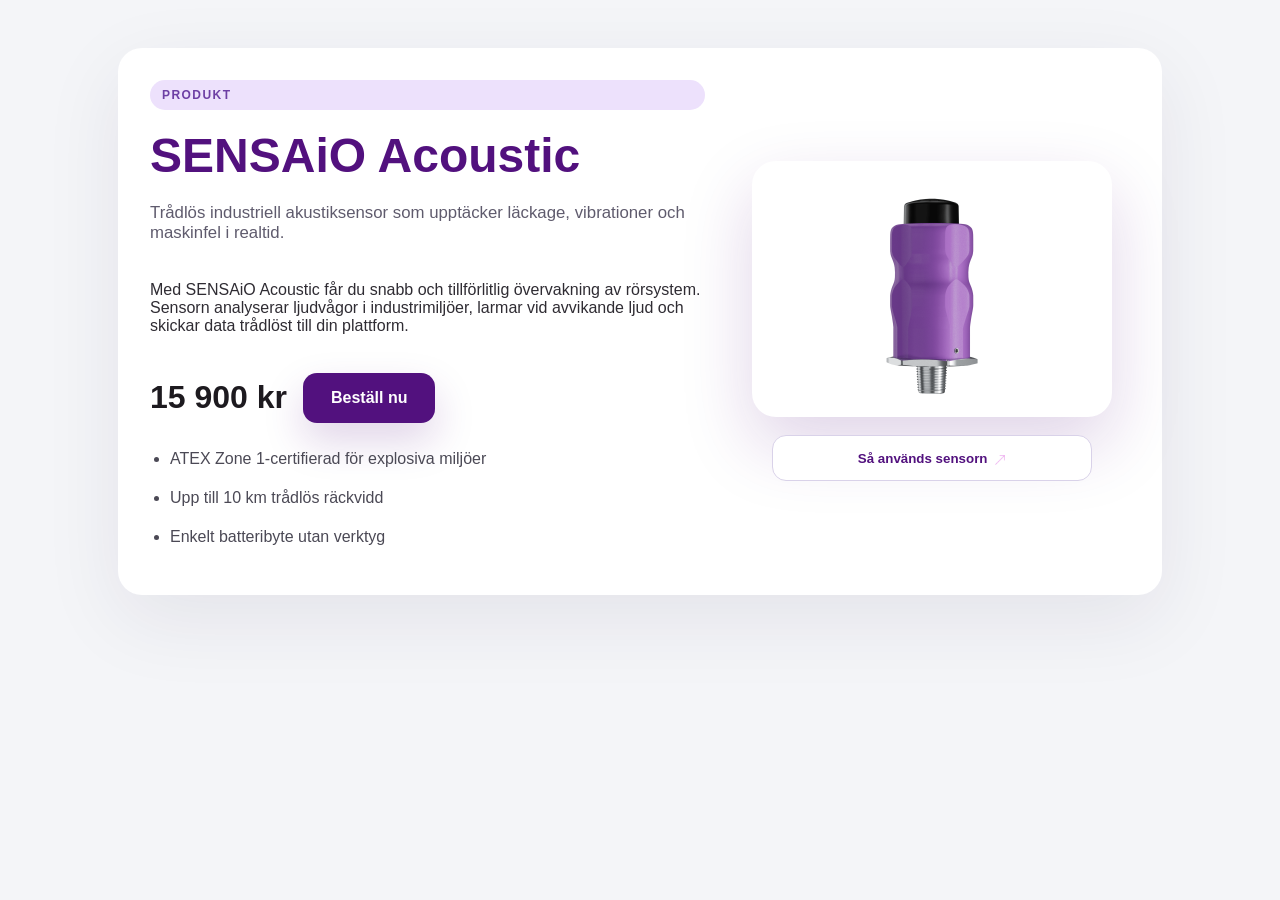
<file: Clinton/index.html>
<!DOCTYPE html>
<html lang="sv">

<head>
    <meta charset="UTF-8">
    <title>SENSAiO Acoustic</title>
    <link rel="stylesheet" href="style.css">
</head>

<body>
    <section class="card">
        <div class="card-content">
            <span class="label">Produkt</span>
            <h1><span class="brand">SENSAiO Acoustic</span></h1>
            <p class="tagline">Trådlös industriell akustiksensor som upptäcker läckage, vibrationer och maskinfel i realtid.</p>
            <p>Med SENSAiO Acoustic får du snabb och tillförlitlig övervakning av rörsystem. Sensorn analyserar ljudvågor i industrimiljöer, larmar vid avvikande ljud och skickar data trådlöst till din plattform.</p>
            <div class="product-meta">
                <div class="price">15 900 kr</div>
                <button class="buy-btn">Beställ nu</button>
            </div>
            <ul class="feature-list">
                <li>ATEX Zone 1-certifierad för explosiva miljöer</li>
                <li>Upp till 10 km trådlös räckvidd</li>
                <li>Enkelt batteribyte utan verktyg</li>
            </ul>
        </div>

        <div class="sensor-wrapper">
            <img id="sensor" src="public/acoustic.png" alt="SENSAiO acoustic sensor">
            <button id="infoBtn" class="info-btn">Så används sensorn <img src="public/diagonal-arrow.png" class="arrow"></button>
        </div>

        <div id="popup" class="popup hidden">
            <button id="close">x</button>
            <h2>Så används sensorn</h2>
            <section class="steps">
                <div class="step">
                    <img src="public/sensor.png" alt="Montera enkelt">
                    <h3>Montera enkelt</h3>
                    <p>Fäst sensorn på rör eller ventiler.</p>
                </div>
                <div class="step">
                    <img src="public/equalizer.png" alt="Lyssnar kontinuerligt">
                    <h3>Lyssnar kontinuerligt</h3>
                    <p>Analyserar ljud och ultraljud i realtid.</p>
                </div>
                <div class="step">
                    <img src="public/crisis.png" alt="Upptäcker avvikelser">
                    <h3>Upptäcker avvikelser</h3>
                    <p>Identifierar läckor och fel tidigt.</p>
                </div>
                <div class="step">
                    <img src="public/server.png" alt="Skickar data">
                    <h3>Skickar data</h3>
                    <p>Trådlös överföring till dashboard.</p>
                </div>
            </section>
        </div>
    </section>

    <script src="script.js"></script>
</body>
</html>
</file>
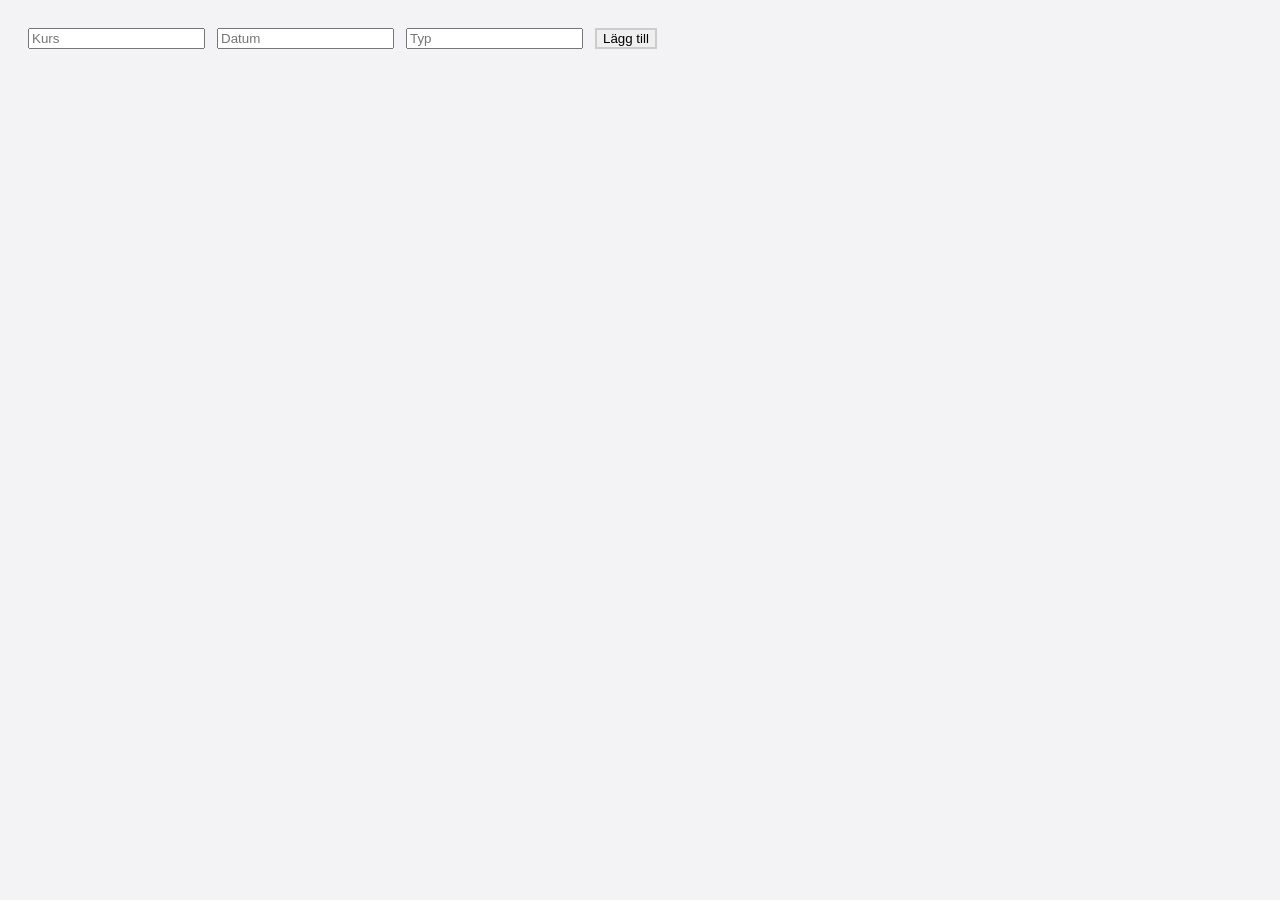
<file: scheme_dynamisk/index.html>
<!DOCTYPE html>
<html lang="sv">
<head>
  <meta charset="UTF-8">
  <title>Schema</title>
  <link rel="stylesheet" href="style.css">
</head>
<form onsubmit="addExam(event)">
<div class ="form">
  <input id="course" placeholder="Kurs">
  <input id="date" placeholder="Datum">
  <input id="type" placeholder="Typ">
  <button onclick="addExam()">Lägg till</button>
</div>

  <div id="months"></div>

  <script src="script.js"></script>
</form>
</html>
</file>
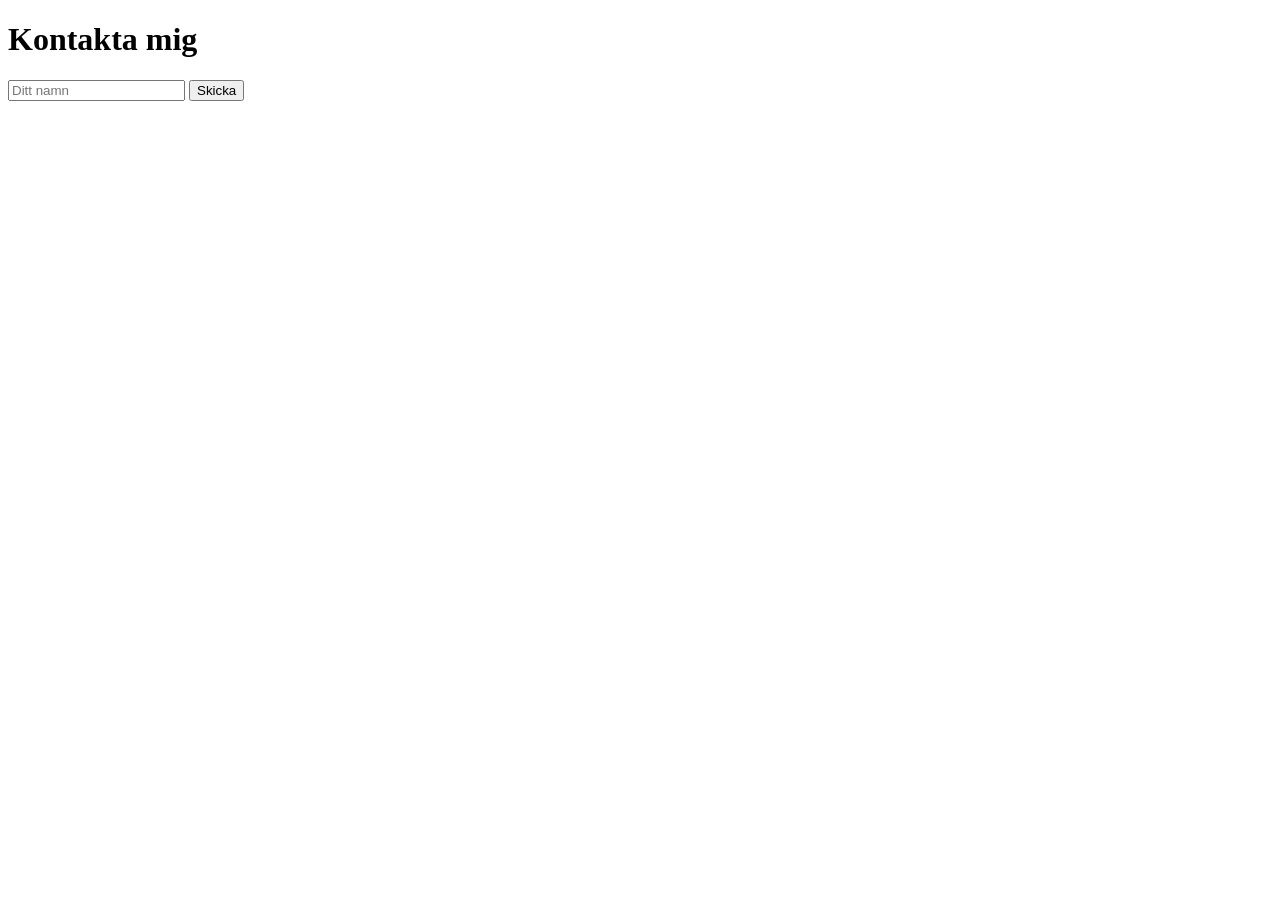
<file: information/1st/index.html>
<!DOCTYPE html>
<html>
    <head>
        <title>Min kontaktsida</title>
    </head>
    <body>
        <h1>Kontakta mig</h1>
        <input id="namn" type="text"placeholder="Ditt namn">
        <button id="message">Skicka</button>
        <p id="message"> </p>
        <script src="script.js"> </script>
        <div class ="box" style = "background-color:#FF850A;">  
        </div>
    </body>
</html>
</file>
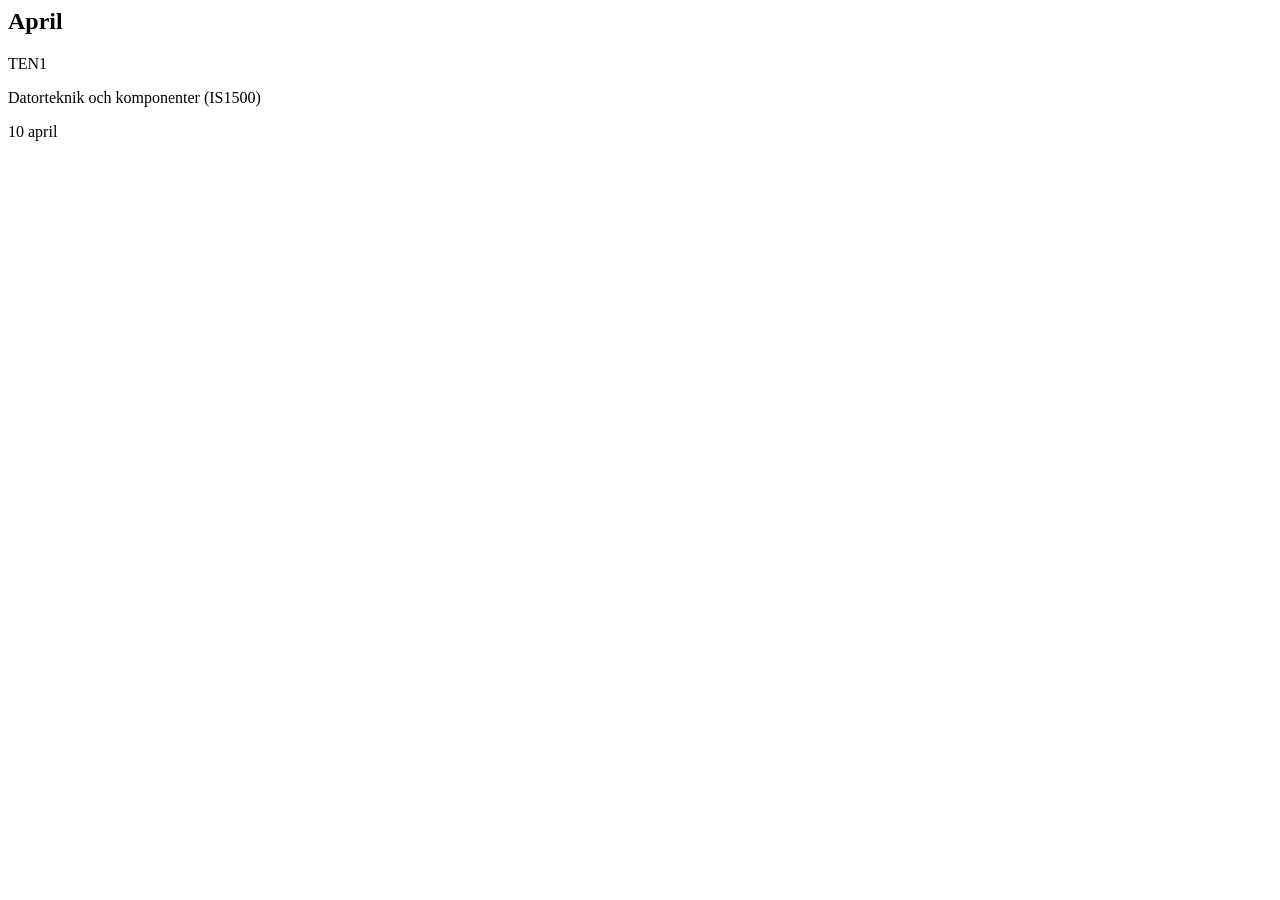
<file: scheme/scheme.html>
<!DOCTYPE html/>
<html lang en>  
  <head>
    <meta charset ="UTF-8">
    <div class = "schedule-container">  
        <div class = "schedule-month">  
            <h2> April </h2>
            <div class = "schedule-list">   
                <div class = "schedule-card">
                    <p class = "schedule-type" > TEN1 </p> 
                    <p class = "schedule-course" > Datorteknik och komponenter (IS1500) </p> 
                    <p class = "schedule-date" > 10 april  </p> 
                </div>
            </div>

        </div>
    </div>


  </head>  
</html>
</file>
<file: Clinton/style.css>
body {
    font-family: Arial, sans-serif;
    background-color: #f4f5f8;
    padding: 40px;
    color: #2f2c33;
}

/* själva kortet */
.card {
    display: grid;
    grid-template-columns: 1.4fr 1fr;
    gap: 28px;
    background: white;
    padding: 32px;
    border-radius: 24px;
    max-width: 980px;
    margin: auto;
    box-shadow: 0 24px 80px rgba(35, 24, 70, 0.08);
}

.card-content {
    display: flex;
    flex-direction: column;
    justify-content: center;
    gap: 22px;
}

.label {
    display: inline-block;
    background: #ede1fc;
    color: #6d3fa4;
    font-size: 12px;
    text-transform: uppercase;
    letter-spacing: 0.12em;
    padding: 8px 12px;
    border-radius: 999px;
    font-weight: 700;
}

h1 {
    margin: 0;
    font-size: 3rem;
    line-height: 1.02;
}

.brand {
    color: #52117e;
}

.tagline {
    margin: 0;
    font-size: 1.05rem;
    color: #5f5b6d;
}

.text p {
    margin: 0;
    font-size: 1rem;
    max-width: 560px;
    line-height: 1.7;
    color: #4b4955;
}

.product-meta {
    display: flex;
    flex-wrap: wrap;
    align-items: center;
    gap: 16px;
}

.price {
    font-size: 2rem;
    font-weight: 800;
    color: #1d1a1f;
}

.buy-btn {
    background: #52117e;
    color: white;
    border: none;
    border-radius: 14px;
    padding: 16px 28px;
    font-size: 1rem;
    font-weight: 700;
    cursor: pointer;
    box-shadow: 0 18px 40px rgba(82, 17, 126, 0.18);
}

.feature-list {
    margin: 0;
    padding-left: 20px;
    color: #4b4955;
}

.feature-list li {
    margin-bottom: 12px;
    line-height: 1.7;
}

.sensor-wrapper {
    display: flex;
    flex-direction: column;
    align-items: center;
    gap: 18px;
    justify-content: center;
}

#sensor {
    width: 100%;
    max-width: 360px;
    border-radius: 24px;
    box-shadow: 0 28px 70px rgba(82, 17, 126, 0.18);
}

.info-btn {
    width: 100%;
    max-width: 320px;
    height: 46px;
    border: 1px solid #d9d2e9;
    color: #52117e;
    font-weight: 700;
    cursor: pointer;
    background: white;
    border-radius: 14px;
    display: inline-flex;
    align-items: center;
    justify-content: center;
    gap: 8px;
}

.arrow {
    width: 14px;
    filter: invert(29%) sepia(40%) saturate(628%) hue-rotate(237deg) brightness(92%) contrast(92%);
}

.popup {
    position: absolute;
    right: 40px;
    top: 170px;
    width: 600px;
    background: #ffffff;
    padding: 22px;
    border-radius: 18px;
    box-shadow: 0 18px 45px rgba(0, 0, 0, 0.15);
    z-index: 10;
}

.hidden {
    display: none;
}

#close {
    float: right;
    border: none;
    background: none;
    font-size: 22px;
    cursor: pointer;
}

.steps {
    display: grid;
    grid-template-columns: repeat(2, 1fr);
    gap: 32px;
    margin-top: 36px;
}

.step {
    text-align: center;
}

.step img {
    width: 56px;
    margin-bottom: 14px;
}

.step h3 {
    font-size: 16px;
    margin-bottom: 8px;
}

.step p {
    color: #555;
    font-size: 14px;
}

.step:hover {
    transform: translateY(-4px);
    transition: 0.3s;
}

@media (max-width: 860px) {
    .card {
        grid-template-columns: 1fr;
    }

    .card-content {
        align-items: center;
        text-align: center;
    }

    .text p,
    .feature-list {
        margin-left: auto;
        margin-right: auto;
    }

    .product-meta {
        justify-content: center;
    }
}


.arrow{
    width: 10px;
    position: relative; 
    filter: invert(50%) sepia(70%) saturate(400%) hue-rotate(250deg);
    opacity: 50%;
    top: 2px;

}
.popup {
    position: absolute;
    right: 40px;
    top: 160px;
    width: 600px;
    background: #ffffff;
    padding: 22px;
    border-radius: 18px;
    box-shadow: 0 18px 45px rgba(0, 0, 0, 0.15);
    z-index: 10;
}



.hidden {
    display: none;
}

#close {
    float: right;
    border: none;
    background: none;
    font-size: 22px;
    cursor: pointer;
}

.steps {
    display: grid;
    grid-template-columns: repeat(2, 1fr);
    gap: 40px;
    margin-top: 60px;
}

.step {
    text-align: center;
}

.step img {
    width: 60px;
    margin-bottom: 15px;
}

.step h3 {
    font-size: 18px;
    margin-bottom: 8px;
}

.step p {
    color:#555;;
    font-size: 14px;
}

.step:hover{
    transform: translateY(-5px);
    transition: 0.3s;
}
</file>
<file: scheme_dynamisk/style.css>
body {
    font-family: Arial, sans-serif;
    background-color: #f3f3f5;
    padding: 20px;
}

.form {
    display: flex;
    gap: 12px;
    margin-bottom: 20px;

}

#months {
    display: grid;
    gap: 20px;
}

.banner-icon{
    width: 18px;
    height: 18px;
    opacity: 0.7;
}

.icons{
    width: 24px;
    height: 24px;
    background: none;
    padding: 0; 
    border: none; 
    cursor: pointer; 
}

.month-box {
    background: white;
    padding: 20px;
    border-radius: 18px;
    box-shadow: 0 4px 12px rgba(0, 0, 0, 0.08);
}

.month-box h2 {
    margin-top: 0;
    margin-bottom: 15px;
    font-size: 28px;
}

.month-exams {
    display: grid;
    gap: 12px;
}

.schedule-card {
    background: #f2f2f7;
    padding: 14px;
    border-radius: 12px;
}

button {
  border: 2px solid #ccc;
  transition: 0.2s;
}

button:hover {
  border-color: #698cf5;
  background: #d5ddf5;
}

button-icon {
  background: none;
  border: none;
  padding: 0;
  cursor: pointer;
}

.schedule-card h3 {
    margin: 0 0 6px 0;
}

.schedule-card span {
    display: block;
    font-weight: bold;
    margin-bottom: 6px;
}

.schedule-card p {
    margin: 0;
    color: #555;
}
</file>
